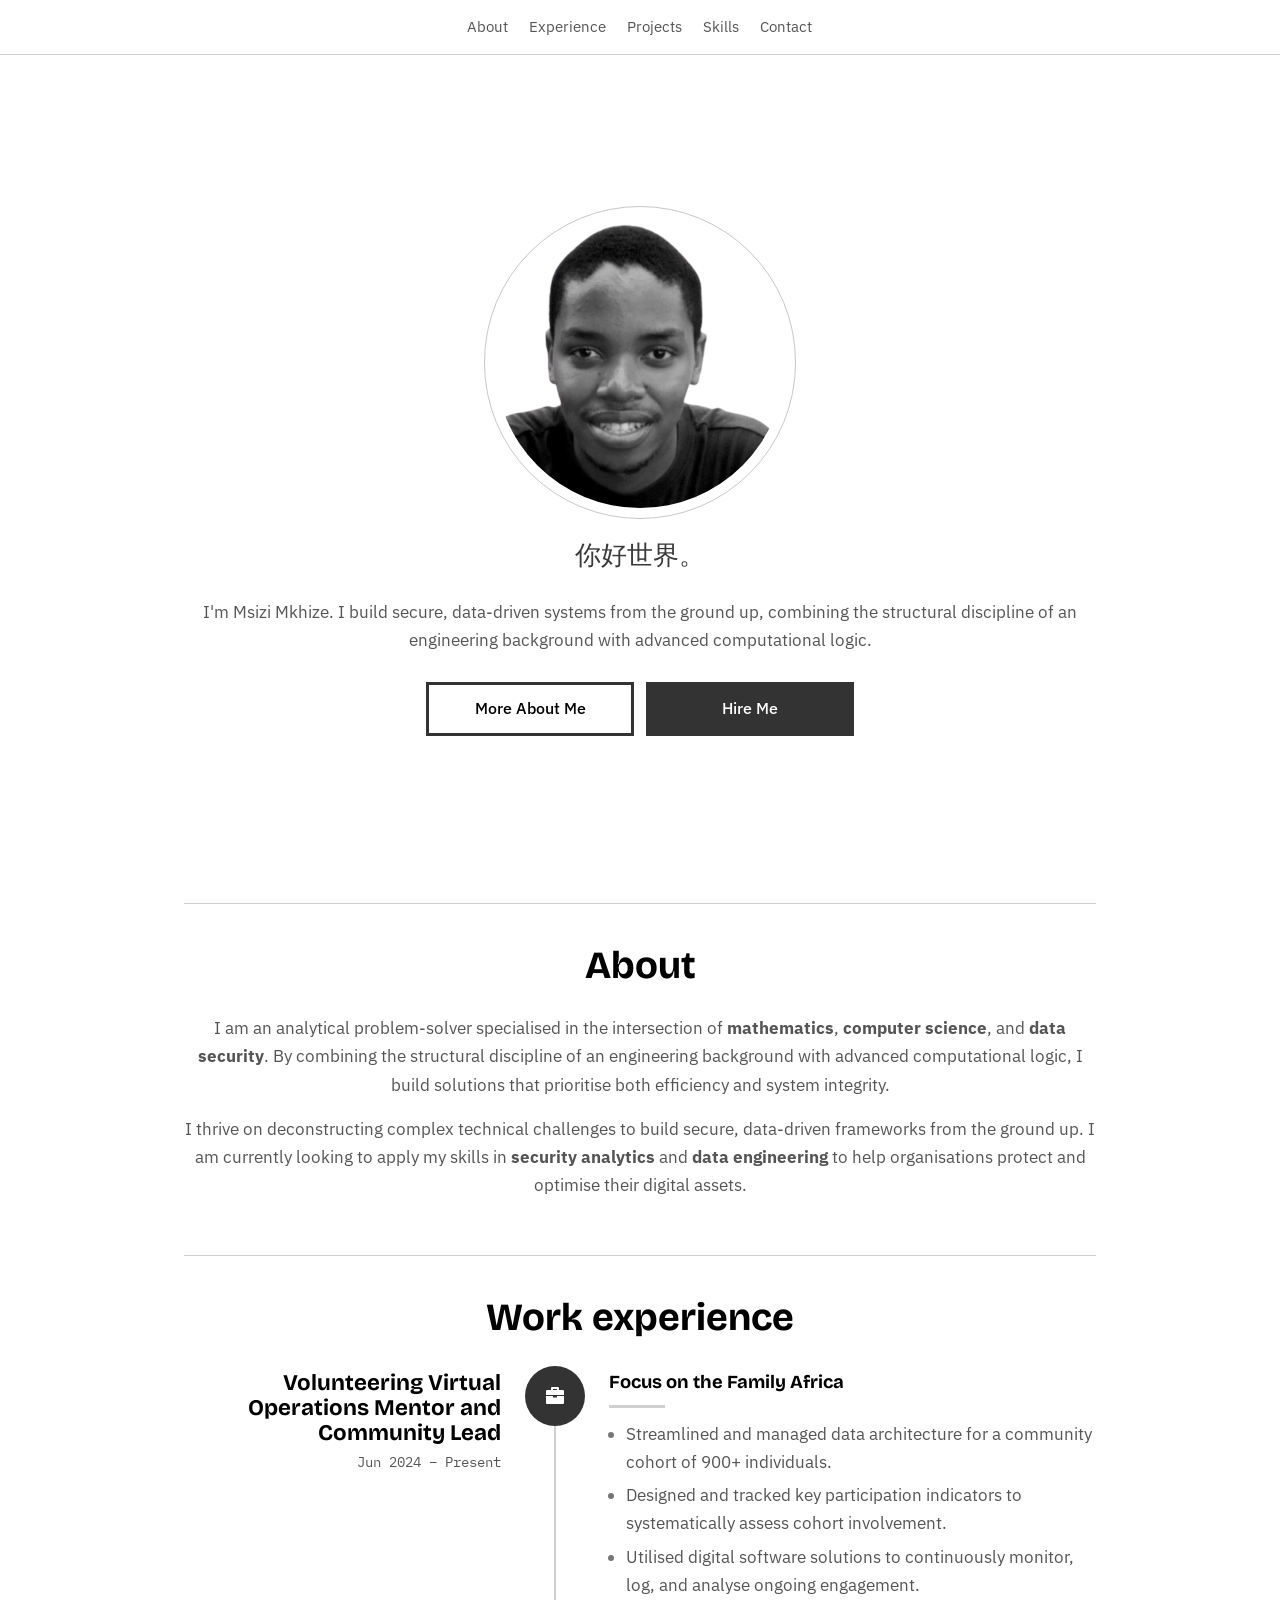
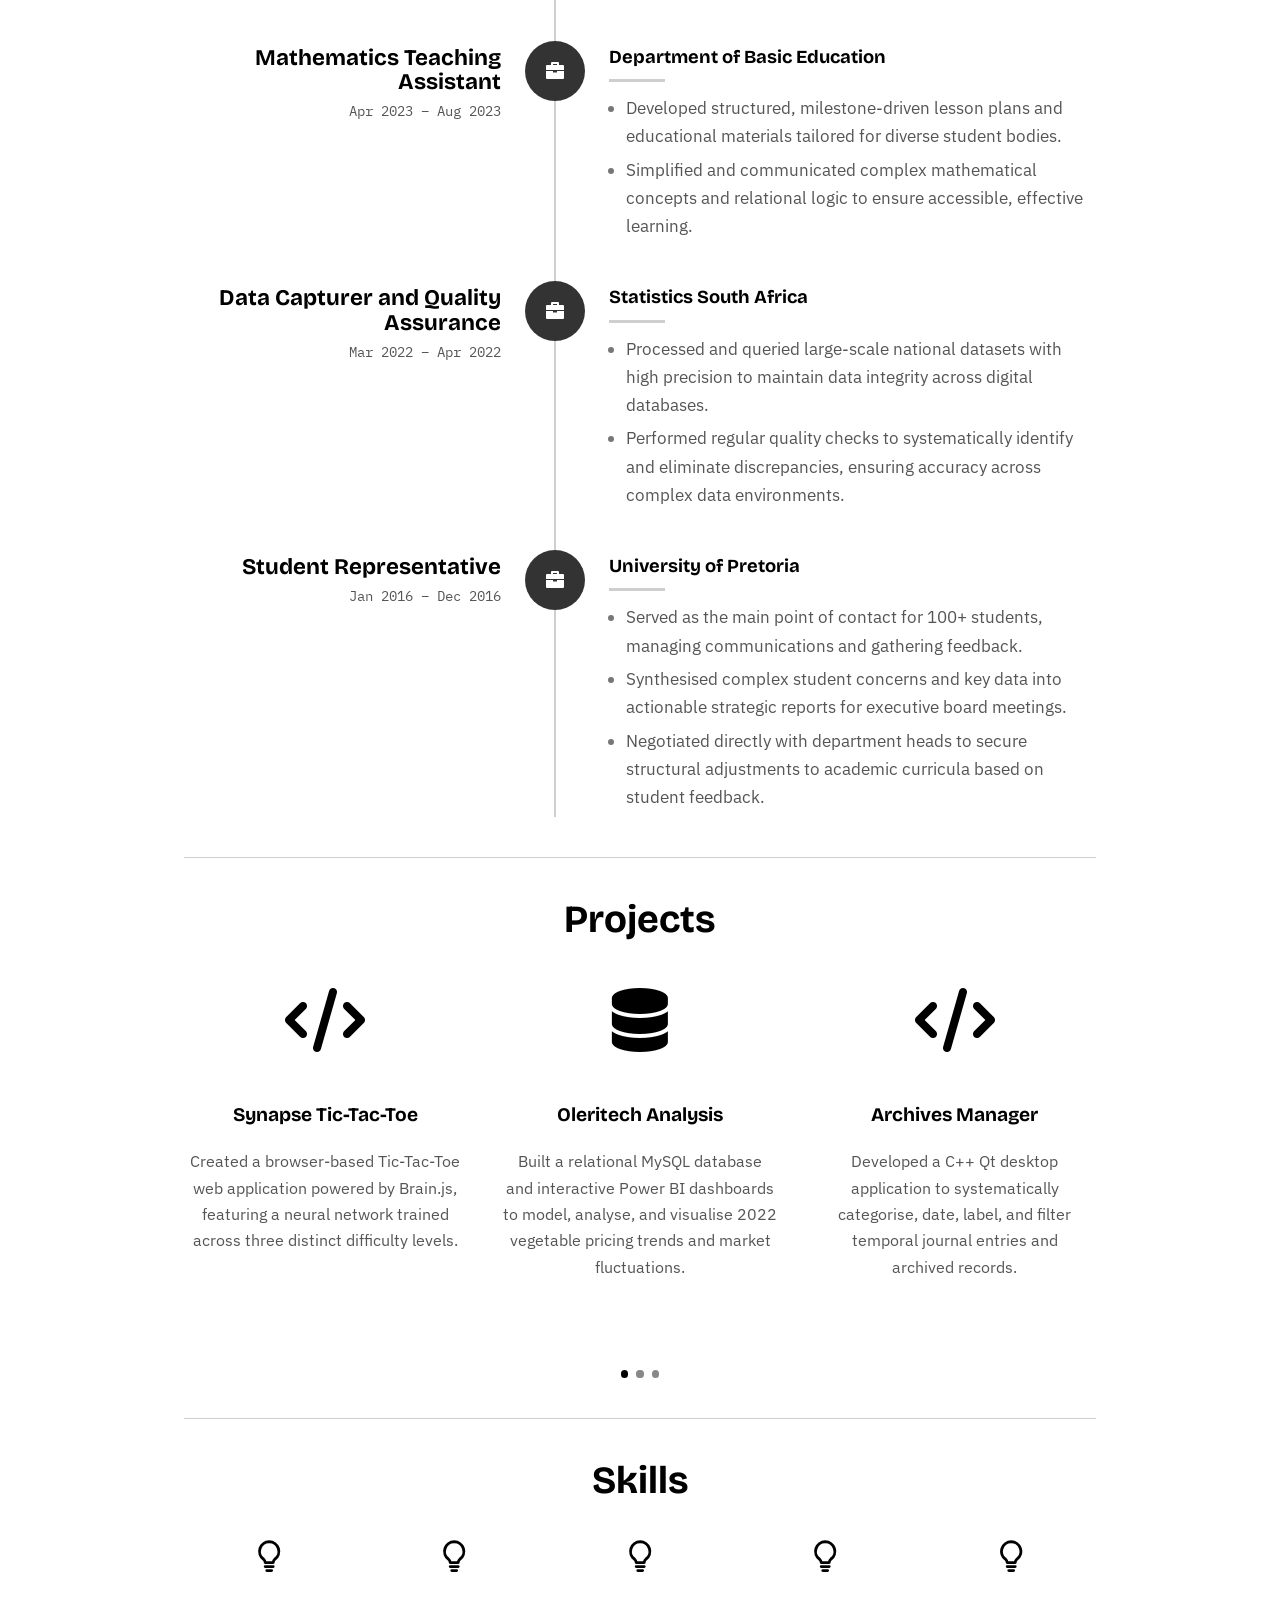
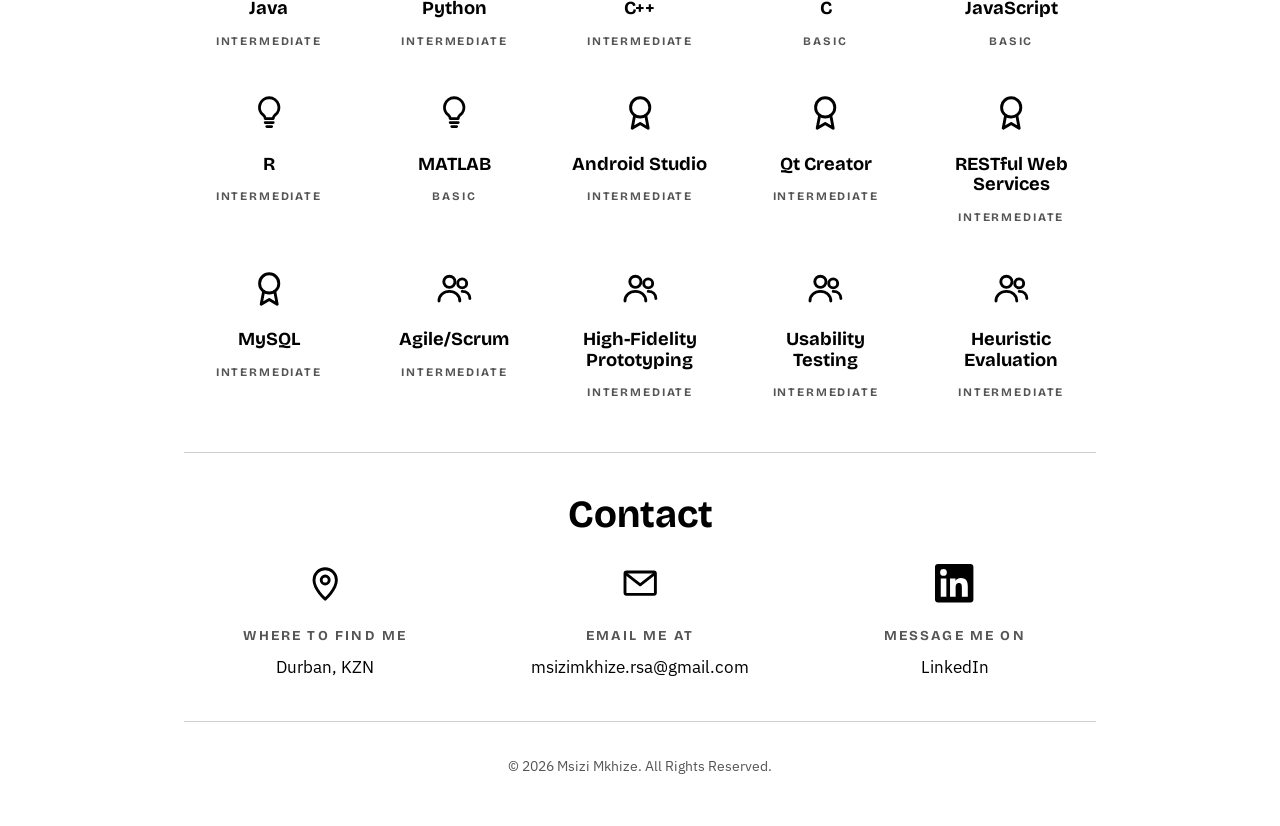
<file: index.html>
<!DOCTYPE html>
<html lang="en">
<head>
<meta charset="utf-8">
<meta name="viewport" content="width=device-width, initial-scale=1">
<title>Msizi Mkhize</title>
<link rel="icon" type="image/png" href="assets/images/favicon.png">
<meta name="description" content="Portfolio of a mathematics and computer science student focused on security analytics and data engineering.">
<link rel="preconnect" href="https://fonts.googleapis.com">
<link rel="stylesheet" href="https://fonts.googleapis.com/css2?family=Bricolage+Grotesque:opsz,wght@12..96,500;12..96,700;12..96,800&family=IBM+Plex+Sans:wght@400;500;600;700&family=IBM+Plex+Mono:wght@400;500&display=swap">
<link rel="stylesheet" href="https://cdnjs.cloudflare.com/ajax/libs/font-awesome/6.5.2/css/all.min.css">
<link rel="stylesheet" href="css/style.css">
</head>
<body>

<div class="topbar">
  <div class="wrap">
    <nav aria-label="Main">
      <div class="links">
        <a href="#about" data-text="About">About</a><a href="#experience" data-text="Experience">Experience</a><a href="#projects" data-text="Projects">Projects</a><a href="#skills" data-text="Skills">Skills</a><a href="#contact" data-text="Contact">Contact</a>
      </div>
    </nav>
  </div>
</div>

<div class="wrap">

  <header class="hero" id="top"> 
    <div class="namebox">
      <!-- PHOTO: hidden automatically if assets/images/profile.jpg does not exist. To remove it for good, delete this img line. -->
      <img class="photo" id="photo" alt="" hidden>
    </div>
    <p class="role" id="role"></p>
    <p class="lede" id="lede"></p>
    <div class="btns" id="heroBtns"></div>
  </header>

  <section id="about" class="about">
    <h2>About</h2>
    <div id="aboutText"></div>
  </section>

  <section id="experience"><h2>Work experience</h2><div class="timeline" id="expList"></div></section>
  <section id="projects" class="projects"><h2>Projects</h2><div id="projList"></div></section>
  <section id="skills"><h2>Skills</h2><div class="toolgrid" id="toolGrid"></div></section>

  <section id="contact" class="contact">
    <h2>Contact</h2>
    <div class="contact-grid" id="contactGrid"></div>
  </section>

  <footer id="foot"></footer>
</div>

<script src="js/config.js"></script>
<script src="js/main.js"></script>
</body>
</html>
</file>
<file: css/style.css>
:root{
  --bg:#fff; --surface:#fff; --ink:#000; --muted:#555; --line:#cfcfcf;
  --accent:#000; --accent-ink:#fff; --tint:#eee;
  --btn:#333; --btn-ink:#fff; --frame:#333; --role:#3a3a3a; --bullet:#777;
  --head:"Bricolage Grotesque","Segoe UI",system-ui,sans-serif;
  --body:"IBM Plex Sans","Segoe UI",system-ui,sans-serif;
  --mono:"IBM Plex Mono",ui-monospace,Menlo,Consolas,monospace;
}
@media (prefers-color-scheme:dark){
  :root{--bg:#000;--surface:#0b0b0b;--ink:#fff;--muted:#a8a8a8;--line:#333;--accent:#fff;--accent-ink:#000;--tint:#1c1c1c;--btn:#ddd;--btn-ink:#000;--frame:#bbb;--role:#d0d0d0;--bullet:#aaa}
}
*{box-sizing:border-box}
html{scroll-behavior:smooth}
body{margin:0;background:var(--bg);color:var(--ink);font:400 1.0625rem/1.65 var(--body)}
a{color:inherit}
:focus-visible{outline:3px solid var(--accent);outline-offset:3px;border-radius:4px}
.wrap{max-width:60rem;margin:0 auto;padding:0 1.5rem}
h1,h2,h3{font-family:var(--head);line-height:1.1;margin:0}
nav{display:flex;justify-content:center;align-items:center;padding:1.25rem 0;font-size:.95rem}
nav .links{display:flex;gap:1.25rem;flex-wrap:wrap;justify-content:center}
nav a{text-decoration:none;color:var(--muted);display:inline-flex;flex-direction:column;align-items:center}
nav a:hover{color:var(--ink)}
/* invisible bold copy reserves the width so the bar does not shift when a link turns bold */
nav a::after{content:attr(data-text);font-weight:600;height:0;visibility:hidden;overflow:hidden}
nav a.active{color:var(--ink);font-weight:600}
.brand{font-family:var(--head);font-weight:700;color:var(--ink)!important}

/* hero */
h1{font-size:clamp(2.8rem,8vw,5.5rem);font-weight:800;letter-spacing:-.03em}
.role{font-family:var(--head);font-size:clamp(1.2rem,2.6vw,1.6rem);font-weight:500;color:var(--role);margin:1.0555rem 0 1.25rem;text-align:center}
.lede{max-width:none;color:var(--muted);margin:0 0 1.75rem;text-align:center}
.btns{display:flex;gap:.75rem;flex-wrap:wrap;justify-content:center}
.btn{--btn-border:5px;display:inline-flex;align-items:center;justify-content:center;width:13rem;height:3.4rem;padding:0 1rem;border-radius:0;border:var(--btn-border) solid var(--btn);text-decoration:none;font-weight:500;font-size:.98rem;transition:background .15s,color .15s}
.btn:hover{background:var(--btn);color:var(--btn-ink)}
/* More About Me only: border 5px -> 3.325px (33.5% thinner); box-sizing is border-box so the outer size is unchanged */
.btn:not(.primary){--btn-border:3.325px}
.btn.primary{background:var(--btn);border-color:var(--btn);color:var(--btn-ink)}
.btn.primary:hover{opacity:.82;background:var(--btn);color:var(--btn-ink)}

/* experience (timeline) */
.timeline{position:relative}
.timeline::before{content:"";position:absolute;top:0;bottom:0;left:calc((100% - 3.75rem)/2.5 + 1.875rem - 1px);width:2px;background:var(--line)}
.job{display:grid;grid-template-columns:1fr 3.75rem 1.5fr;grid-template-areas:"left dot body";padding:0 0 2.25rem}
.job:last-child{padding-bottom:0}
.job .left{grid-area:left;text-align:right;padding-right:1.5rem;padding-top:.3rem}
.job .dot{grid-area:dot;position:relative;z-index:1;width:3.75rem;height:3.75rem;border-radius:50%;background:var(--btn);color:var(--btn-ink);display:flex;align-items:center;justify-content:center}
.job .dot svg{width:1.5rem;height:1.5rem;fill:currentColor}
.job .body{grid-area:body;padding-left:1.5rem;padding-top:.3rem}
.job h3{font-size:1.4rem}
.job .when{color:var(--muted);font:400 .9rem var(--mono);margin-top:.4rem}
.job .org{font:700 1.15rem/1.2 var(--head);color:var(--ink);margin:0 0 .75rem;padding-bottom:.9rem;position:relative}
.job .org::after{content:"";position:absolute;left:0;bottom:0;width:3.5rem;height:3px;background:var(--line)}
.job ul.pts{margin:0;padding-left:1.1rem;max-width:40rem;color:var(--muted)}
.job ul.pts li{margin-bottom:.35rem}
.job ul.pts li::marker{color:var(--bullet)}
@media(max-width:700px){
  .timeline::before{left:1.875rem}
  .job{grid-template-columns:3.75rem 1fr;grid-template-areas:"dot left" "dot body"}
  .job .left{text-align:left;padding-right:0;padding-left:1.25rem}
  .job .body{padding-left:1.25rem}
}

/* sections */
section{padding:2.5rem 0;border-top:1.5px solid var(--line)}
section>h2{font-size:clamp(1.8rem,4vw,2.4rem);margin-bottom:1.7835rem;text-align:center}
.about p{margin:0 0 1rem;text-align:center;color:var(--muted)}

/* projects carousel */
.pview{overflow:hidden;margin-top:3rem}  /* margin-top = distance between "Projects" heading and the icons */
.ptrack{display:flex;transition:transform .45s ease}
.ppage{flex:0 0 100%;display:flex;justify-content:center;gap:2rem;align-items:flex-start}
.pcard{text-align:center;flex:0 0 calc((100% - 2rem*(var(--pp) - 1))/var(--pp))}
.picon{display:block;color:inherit;text-decoration:none;transition:opacity .2s}
a.picon:hover{opacity:.7}
.pcard i{display:block;font-size:4rem;line-height:1;height:4rem;margin-bottom:3.25rem}  /* icon to title gap */
.pcard h3{font-size:1.2rem;margin-bottom:1.45rem}  /* title to description gap; no divider line */
.pcard h3 a{text-decoration:none}
.pcard h3 a:hover{text-decoration:underline;text-underline-offset:4px}
.pcard p{margin:0;color:var(--muted);font-size:1rem}
.pdots{display:flex;justify-content:center;gap:.5rem;margin-top:4rem}
.pdots button{position:relative;width:.45rem;height:.45rem;padding:0;border:0;border-radius:50%;background:#888;cursor:pointer}
.pdots button::after{content:"";position:absolute;inset:-.55rem}
.pdots button.on{background:var(--ink)}

.contact p{margin:0 0 1.5rem}
footer{text-align:center;padding:2rem 0 3rem;color:var(--muted);font-size:.9rem;border-top:1.5px solid var(--line)}
@media(prefers-reduced-motion:reduce){*{transition:none!important;scroll-behavior:auto!important}}

/* sticky top bar */
html{scroll-padding-top:4.5rem}
.topbar{position:sticky;top:0;z-index:50;background:var(--bg);border-bottom:1.5px solid var(--line)}
.topbar nav{padding:.9rem 0}

/* hero + photo */
.hero{min-height:calc(100vh - 4.2rem);min-height:calc(100svh - 4.2rem);display:flex;flex-direction:column;justify-content:center;padding:2.5rem 0;margin-bottom:15px}  /* pushes the About divider line 15px lower without moving hero content */
.namebox{width:100%}
.photo{--ring-gap:10px;display:block;width:calc(18.88rem + 2 * (var(--ring-gap) - 5px));max-width:100%;aspect-ratio:1;border-radius:50%;object-fit:cover;border:1.5px solid #c8c8c8;padding:var(--ring-gap);background:transparent;margin:0 auto}

/* tools + contact */
.ico{width:2.4rem;height:2.4rem;fill:none;stroke:currentColor;stroke-width:1.8;stroke-linecap:round;stroke-linejoin:round}
.ico.fill{fill:currentColor;stroke:none}
.label{font:700 .85rem var(--head);letter-spacing:.16em;text-transform:uppercase;color:var(--muted)}
.toolgrid{display:grid;grid-template-columns:repeat(auto-fit,minmax(9.5rem,1fr));gap:1.5rem 1rem}
.tool{background:none;color:var(--ink);text-align:center;padding:.5rem 1rem}
.tool h3{font-size:1.15rem;margin:.9rem 0 .4rem}
.tool .label{font-size:.72rem}
.contact-grid{display:grid;grid-template-columns:repeat(auto-fit,minmax(13rem,1fr));gap:2rem;padding:0;color:var(--ink);text-align:center}
.contact-grid .label{display:block;margin:1rem 0 .6rem}
.contact-grid a{text-decoration:none;word-break:break-all}
.contact-grid a:hover{text-decoration:underline}

b,strong{font-weight:700}
</file>
